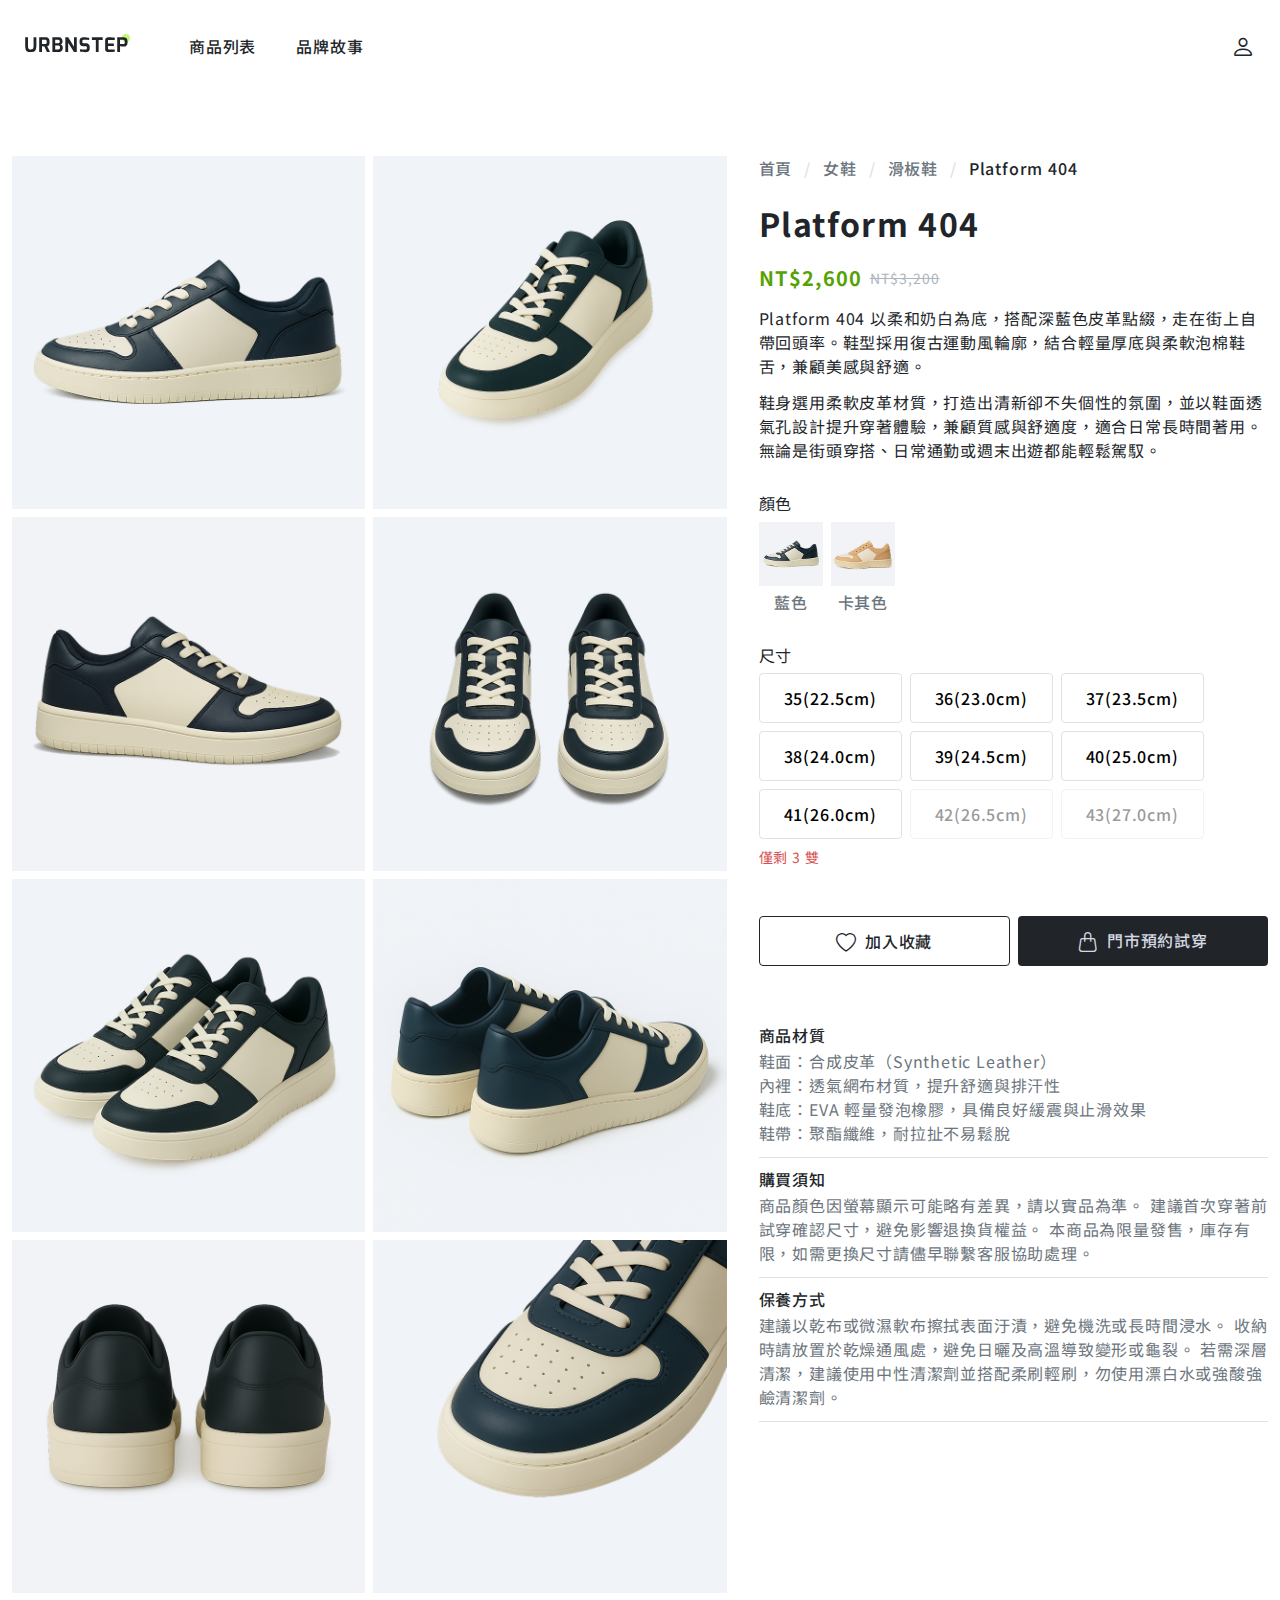
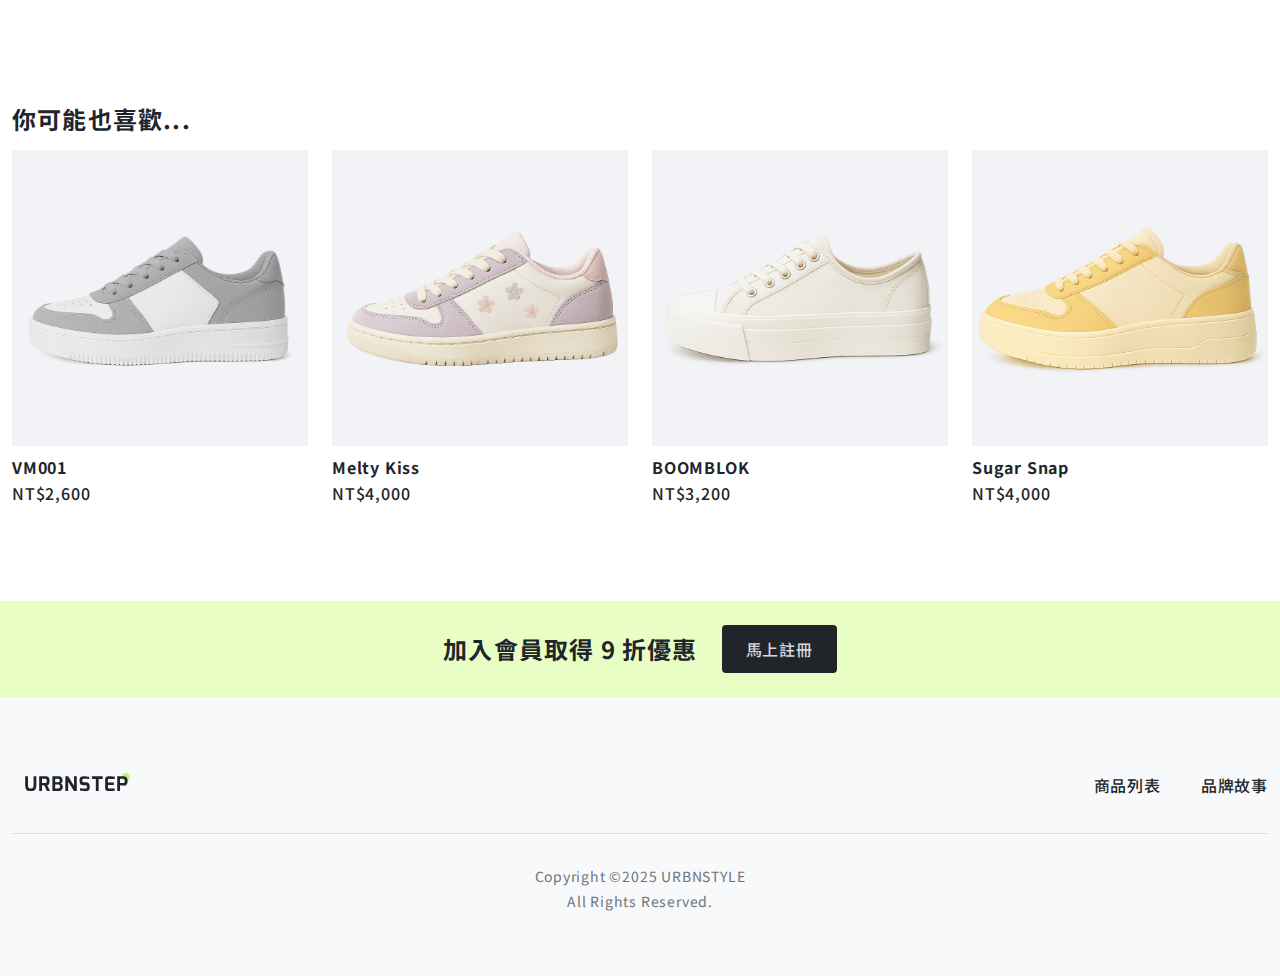
<file: week2/products-detail.html>
<!DOCTYPE html>
<html lang="zh-Hant">
  <head>
    <meta charset="UTF-8" />
    <meta name="viewport" content="width=device-width, initial-scale=1.0" />
    <link rel="stylesheet" href="assets/css/all.css" />
    <title>week2 - 產品詳情頁</title>
  </head>
  <body>
    <div class="container">
      <div id="header"></div>
      <main class="pt-16">
        <div class="row pb-16">
          <div class="col-7">
            <ul class="product-img-wrapper d-flex flex-wrap ">
              <li class="product-img-wrapper__item"><img src="assets/images/platform404/image-0.png" alt="platform404"></li>
              <li class="product-img-wrapper__item"><img src="assets/images/platform404/image-1.png" alt="platform404"></li>
              <li class="product-img-wrapper__item"><img src="assets/images/platform404/image-2.png" alt="platform404"></li>
              <li class="product-img-wrapper__item"><img src="assets/images/platform404/image-3.png" alt="platform404"></li>
              <li class="product-img-wrapper__item"><img src="assets/images/platform404/image-4.png" alt="platform404"></li>
              <li class="product-img-wrapper__item"><img src="assets/images/platform404/image-5.png" alt="platform404"></li>
              <li class="product-img-wrapper__item"><img src="assets/images/platform404/image-6.png" alt="platform404"></li>
              <li class="product-img-wrapper__item"><img src="assets/images/platform404/image-7.png" alt="platform404"></li>
            </ul>
          </div>
          <div class="col-5">
            <nav id="breadcrumb" class="mb-6"></nav>
            <h1 class="h2 mb-6">Platform 404</h1>
            <p class="h5 text-highlight d-flex align-items-center mb-4">
              NT$2,600<del class="text-sm text-muted ms-2 fw-normal"
                >NT$3,200</del
              >
            </p>
            <div class="mb-8">
              <p class="mb-3">
                Platform 404
                以柔和奶白為底，搭配深藍色皮革點綴，走在街上自帶回頭率。鞋型採用復古運動風輪廓，結合輕量厚底與柔軟泡棉鞋舌，兼顧美感與舒適。
              </p>
              <p>
                鞋身選用柔軟皮革材質，打造出清新卻不失個性的氛圍，並以鞋面透氣孔設計提升穿著體驗，兼顧質感與舒適度，適合日常長時間著用。無論是街頭穿搭、日常通勤或週末出遊都能輕鬆駕馭。
              </p>
            </div>
            <section class="mb-8">
              <h3 class="text-md fw-normal mb-2">顏色</h3>
              <ul class="d-flex color-option">
                <li class="color-option__item">
                  <button type="button" class="color-option__btn">
                    <img
                      src="assets/images/color-blue.png"
                      alt="藍色"
                      widht="64"
                      height="64"
                      class="mb-1"
                    />
                    <p class="label-md text-secondary">藍色</p>
                  </button>
                </li>
                <li class="color-option__item">
                  <button type="button" class="color-option__btn">
                    <img
                      src="assets/images/color-brown.png"
                      alt="藍色"
                      widht="64"
                      height="64"
                      class="mb-1"
                    />
                    <p class="label-md text-secondary">卡其色</p>
                  </button>
                </li>
              </ul>
            </section>
            <section class="mb-12">
              <h3 class="text-md fw-normal mb-2">尺寸</h3>
              <ul class="d-flex flex-wrap size-option mb-2">
                <li>
                  <button type="button" class="btn size-option__btn label-md">
                    35(22.5cm)
                  </button>
                </li>
                <li>
                  <button type="button" class="btn size-option__btn label-md">
                    36(23.0cm)
                  </button>
                </li>
                <li>
                  <button type="button" class="btn size-option__btn label-md">
                    37(23.5cm)
                  </button>
                </li>
                <li>
                  <button type="button" class="btn size-option__btn label-md">
                    38(24.0cm)
                  </button>
                </li>
                <li>
                  <button type="button" class="btn size-option__btn label-md">
                    39(24.5cm)
                  </button>
                </li>
                <li>
                  <button type="button" class="btn size-option__btn label-md">
                    40(25.0cm)
                  </button>
                </li>
                <li>
                  <button type="button" class="btn size-option__btn label-md">
                    41(26.0cm)
                  </button>
                </li>
                <li>
                  <button
                    type="button"
                    class="btn size-option__btn label-md disabled"
                  >
                    42(26.5cm)
                  </button>
                </li>
                <li>
                  <button
                    type="button"
                    class="btn size-option__btn label-md disabled"
                  >
                    43(27.0cm)
                  </button>
                </li>
              </ul>
              <p class="text-sm text-danger mb-12">僅剩 3 雙</p>
              <div class="d-flex">
                <a
                  href="#"
                  class="btn btn-outlined-secondary w-100 text-center me-2"
                  ><i class="bi bi-heart me-2"></i>加入收藏</a
                >
                <a href="#" class="btn btn-secondary w-100 text-center"
                  ><i class="bi bi-handbag me-2"></i>門市預約試穿</a
                >
              </div>
            </section>

            <section>
              <ul>
                <li class="pt-3 pb-3 border-bottom">
                  <h3 class="mb-1 label-md">商品材質</h3>
                  <ul class="text-secondary">
                    <li>鞋面：合成皮革（Synthetic Leather）</li>
                    <li>內裡：透氣網布材質，提升舒適與排汗性</li>
                    <li>鞋底：EVA 輕量發泡橡膠，具備良好緩震與止滑效果</li>
                    <li>鞋帶：聚酯纖維，耐拉扯不易鬆脫</li>
                  </ul>
                </li>

                <li class="pt-3 pb-3 border-bottom">
                  <h3 class="mb-1 label-md">購買須知</h3>
                  <p class="text-md text-secondary">
                    商品顏色因螢幕顯示可能略有差異，請以實品為準。
                    建議首次穿著前試穿確認尺寸，避免影響退換貨權益。
                    本商品為限量發售，庫存有限，如需更換尺寸請儘早聯繫客服協助處理。
                  </p>
                </li>
                <li class="pt-3 pb-3 border-bottom">
                  <h3 class="mb-1 label-md">保養方式</h3>
                  <p class="text-md text-secondary">
                    建議以乾布或微濕軟布擦拭表面汙漬，避免機洗或長時間浸水。
                    收納時請放置於乾燥通風處，避免日曬及高溫導致變形或龜裂。
                    若需深層清潔，建議使用中性清潔劑並搭配柔刷輕刷，勿使用漂白水或強酸強鹼清潔劑。
                  </p>
                </li>
              </ul>
            </section>
          </div>
        </div>
        <section class="pt-12 pb-12">
          <h2 class="h4 mb-4">你可能也喜歡...</h2>
          <div id="otherProducts"></div>
        </section>
      </main>
    </div>
    <div id="memberDiscount" class="pt-12"></div>
    <div id="footer"></div>

    <script src="assets/js/main.js"></script>
  </body>
</html>
</file>
<file: week2/assets/css/all.css>
@import url("https://fonts.googleapis.com/css2?family=Noto+Sans+TC:wght@100..900&display=swap");
@import url("https://cdn.jsdelivr.net/npm/bootstrap-icons@1.13.1/font/bootstrap-icons.min.css");

@import "helper/variables.css";
@import "base/reset.css";
@import "base/base.css";
@import "base/typography.css";

@import "helper/utils.css";

@import "components/breadcrumb.css";
@import "components/button.css";
@import "components/pagination.css";
@import "components/form.css";

@import "layout/header.css";
@import "layout/footer.css";

@import "pages/product-list.css";
@import "pages/product-detail.css";
</file>
